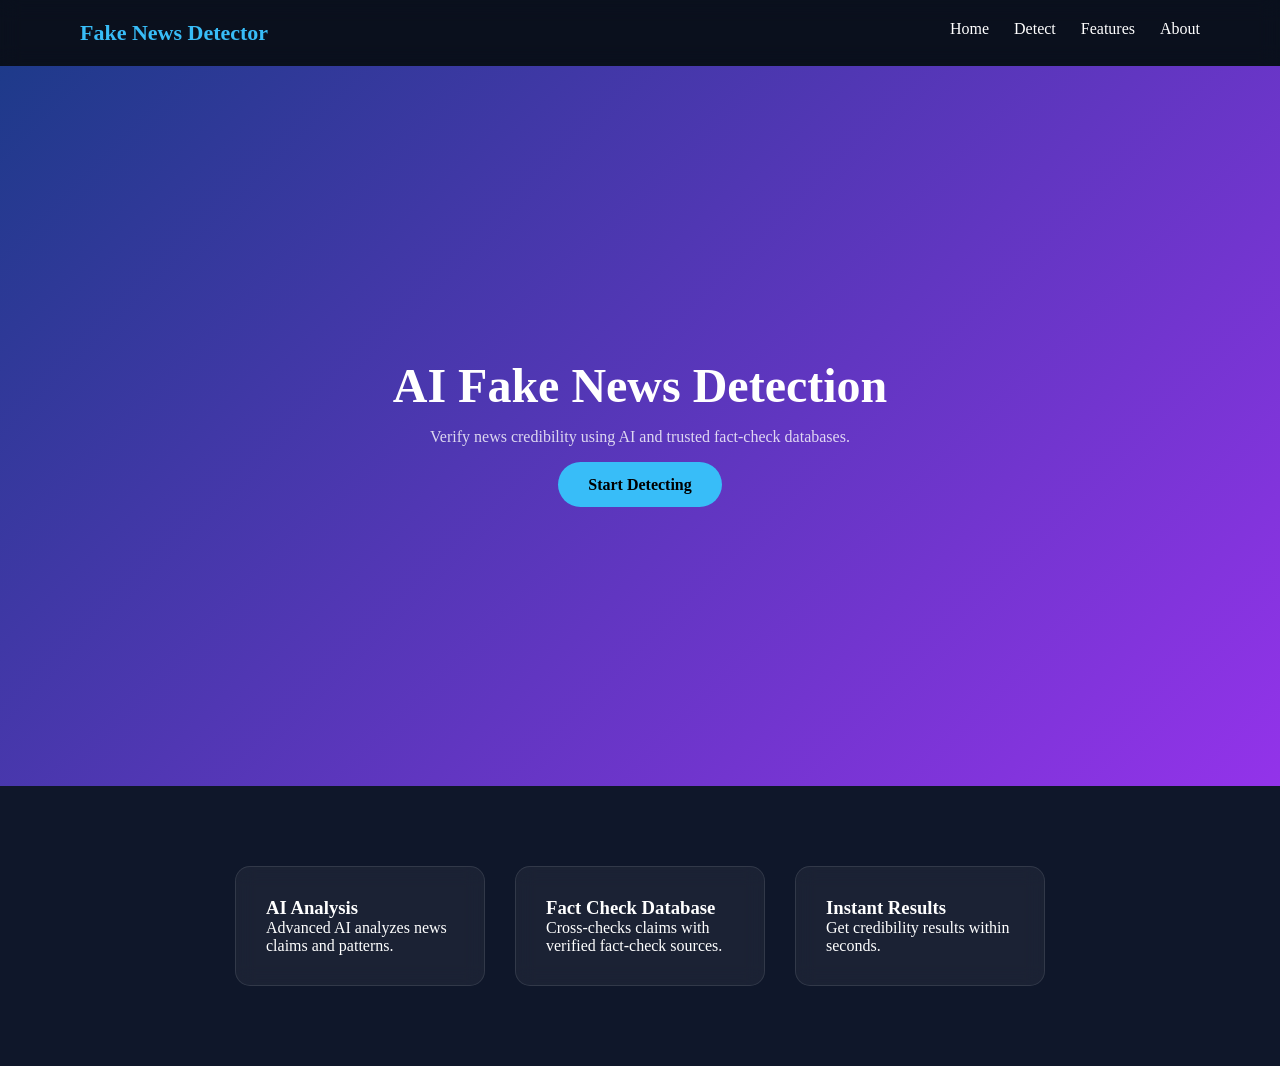
<file: index.html>
<!DOCTYPE html>
<html>

<head>

<title>Fake News Detector</title>

<link rel="stylesheet" href="style.css">

</head>

<body>

<nav class="navbar">

<div class="logo">Fake News Detector</div>

<ul>

<li><a href="index.html">Home</a></li>
<li><a href="detect.html">Detect</a></li>
<li><a href="#">Features</a></li>
<li><a href="#">About</a></li>

</ul>

</nav>

<section class="hero">

<div class="hero-content">

<h1>AI Fake News Detection</h1>

<p>Verify news credibility using AI and trusted fact-check databases.</p>

<a href="detect.html" class="cta">Start Detecting</a>

</div>

</section>

<section class="features">

<div class="card">

<h3>AI Analysis</h3>

<p>Advanced AI analyzes news claims and patterns.</p>

</div>

<div class="card">

<h3>Fact Check Database</h3>

<p>Cross-checks claims with verified fact-check sources.</p>

</div>

<div class="card">

<h3>Instant Results</h3>

<p>Get credibility results within seconds.</p>

</div>

</section>

</body>

</html>
</file>
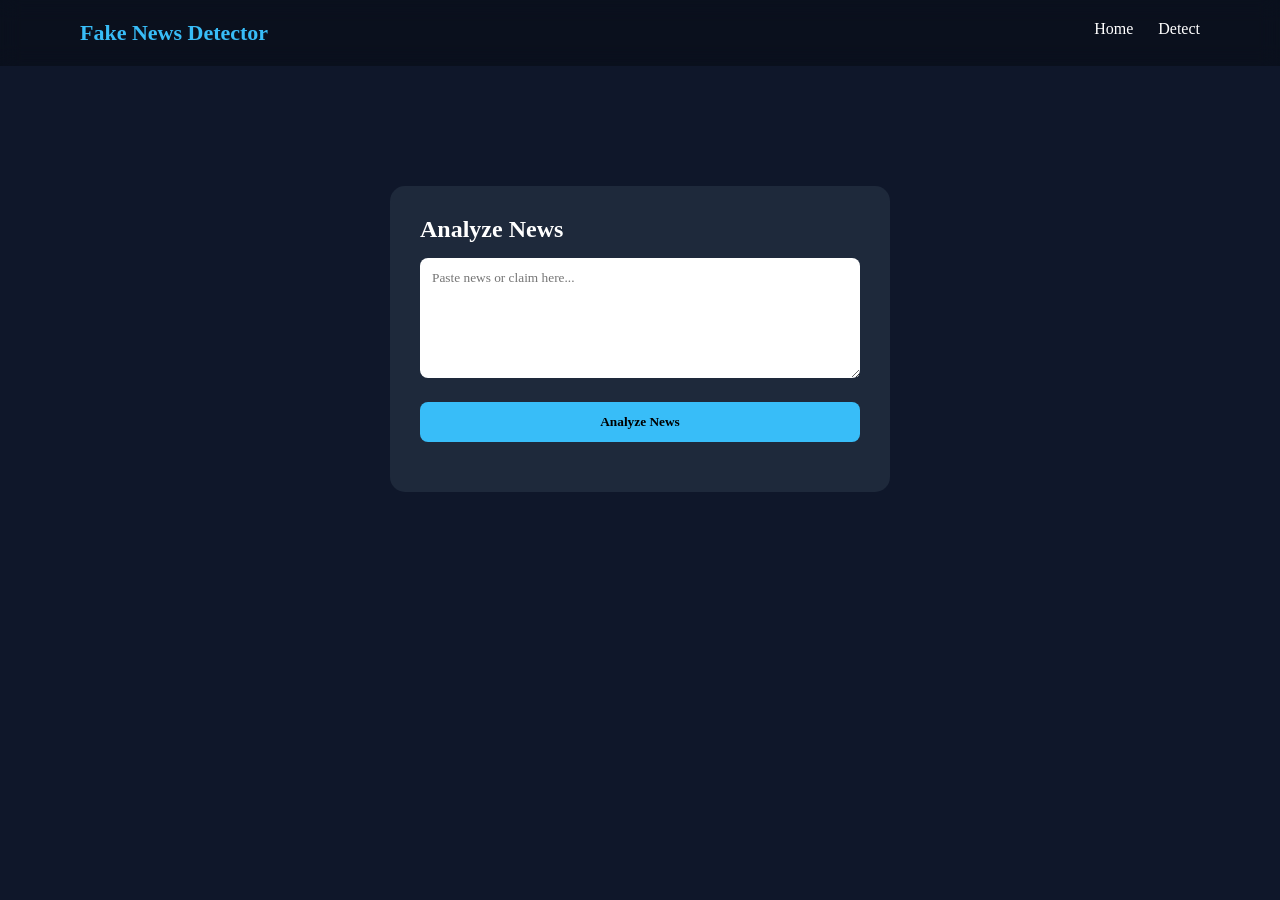
<file: detect.html>
<!DOCTYPE html>
<html>

<head>

<title>Detect Fake News</title>

<link rel="stylesheet" href="style.css">

</head>

<body>

<nav class="navbar">

<div class="logo">Fake News Detector</div>

<ul>

<li><a href="index.html">Home</a></li>
<li><a href="detect.html">Detect</a></li>

</ul>

</nav>

<div class="tool-container">

<h2>Analyze News</h2>

<textarea id="news" placeholder="Paste news or claim here..."></textarea>

<button onclick="checkNews()">Analyze News</button>

<div id="result"></div>

</div>

<script src="script.js"></script>

</body>

</html>
</file>
<file: style.css>
*{
margin:0;
padding:0;
box-sizing:border-box;
font-family:Segoe UI;
}

body{

background:#0f172a;
color:white;

}

.navbar{

display:flex;
justify-content:space-between;
padding:20px 80px;
background:rgba(0,0,0,0.3);
backdrop-filter:blur(10px);

}

.logo{

font-size:22px;
font-weight:bold;
color:#38bdf8;

}

.navbar ul{

display:flex;
list-style:none;

}

.navbar li{

margin-left:25px;

}

.navbar a{

color:white;
text-decoration:none;
font-size:16px;

}

.hero{

height:80vh;
display:flex;
justify-content:center;
align-items:center;
text-align:center;
background:linear-gradient(135deg,#1e3a8a,#9333ea);

}

.hero h1{

font-size:48px;
margin-bottom:15px;

}

.hero p{

opacity:0.8;
margin-bottom:30px;

}

.cta{

background:#38bdf8;
padding:14px 30px;
border-radius:30px;
text-decoration:none;
color:black;
font-weight:bold;

}

.features{

display:flex;
justify-content:center;
gap:30px;
padding:80px;

}

.card{

background:rgba(255,255,255,0.05);
padding:30px;
border-radius:15px;
width:250px;
backdrop-filter:blur(10px);
border:1px solid rgba(255,255,255,0.1);

}

.tool-container{

width:500px;
margin:120px auto;
background:#1e293b;
padding:30px;
border-radius:15px;

}

textarea{

width:100%;
height:120px;
padding:12px;
margin-top:15px;
border-radius:8px;
border:none;

}

button{

width:100%;
margin-top:20px;
padding:12px;
border:none;
border-radius:8px;
background:#38bdf8;
font-weight:bold;
cursor:pointer;

}

#result{

margin-top:20px;
font-size:18px;

}
</file>
